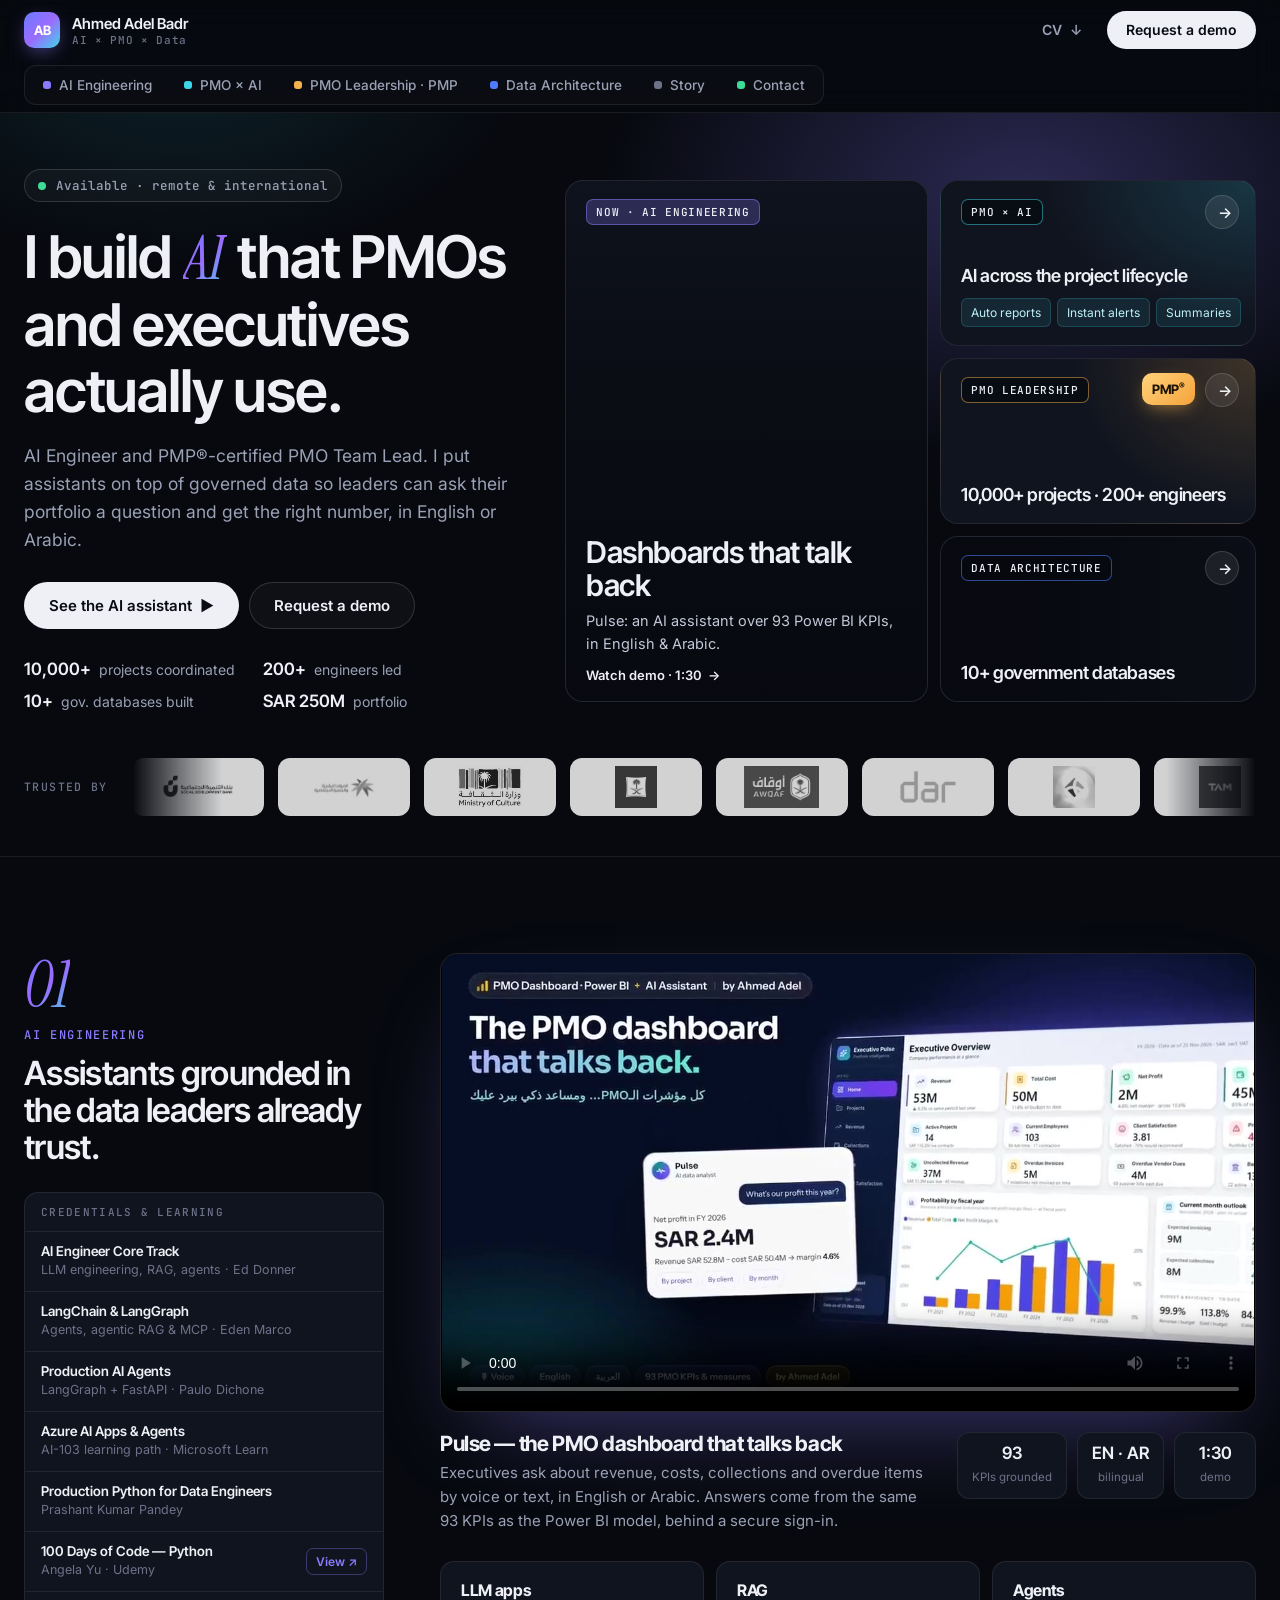
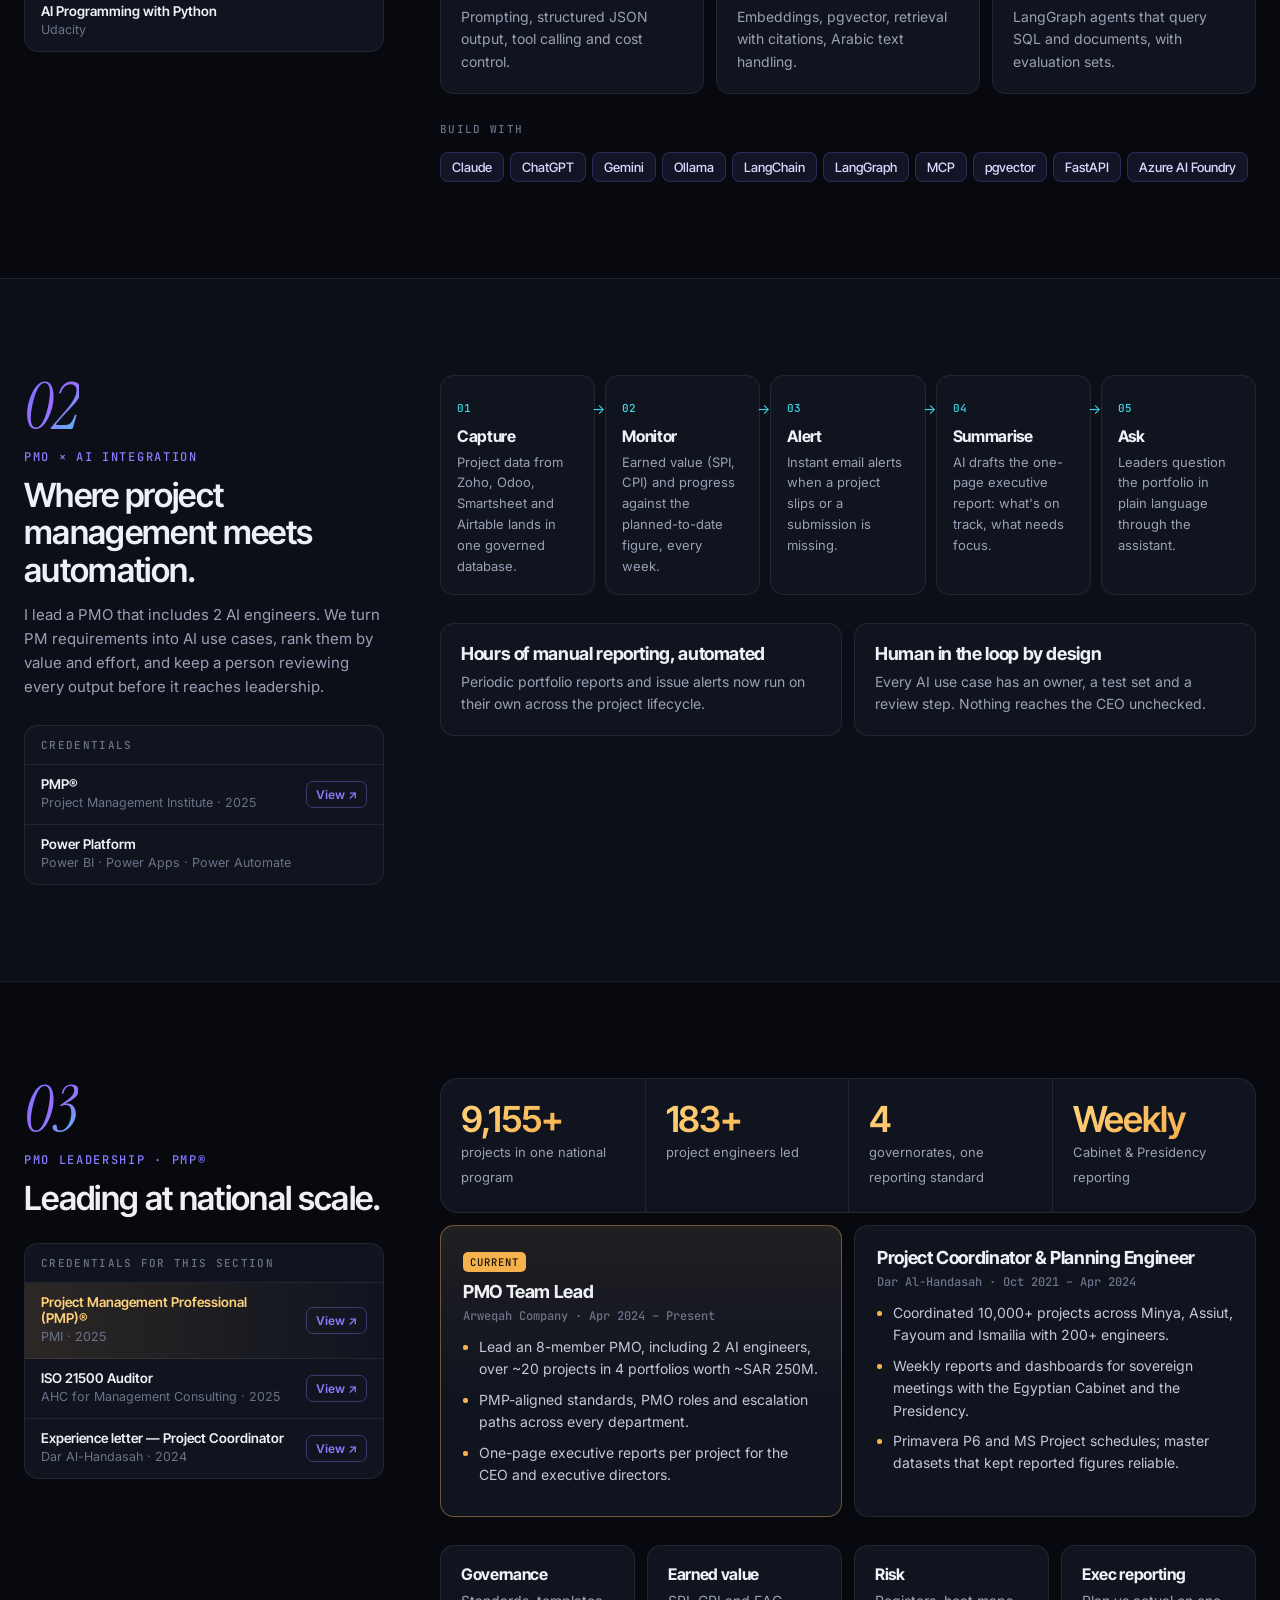
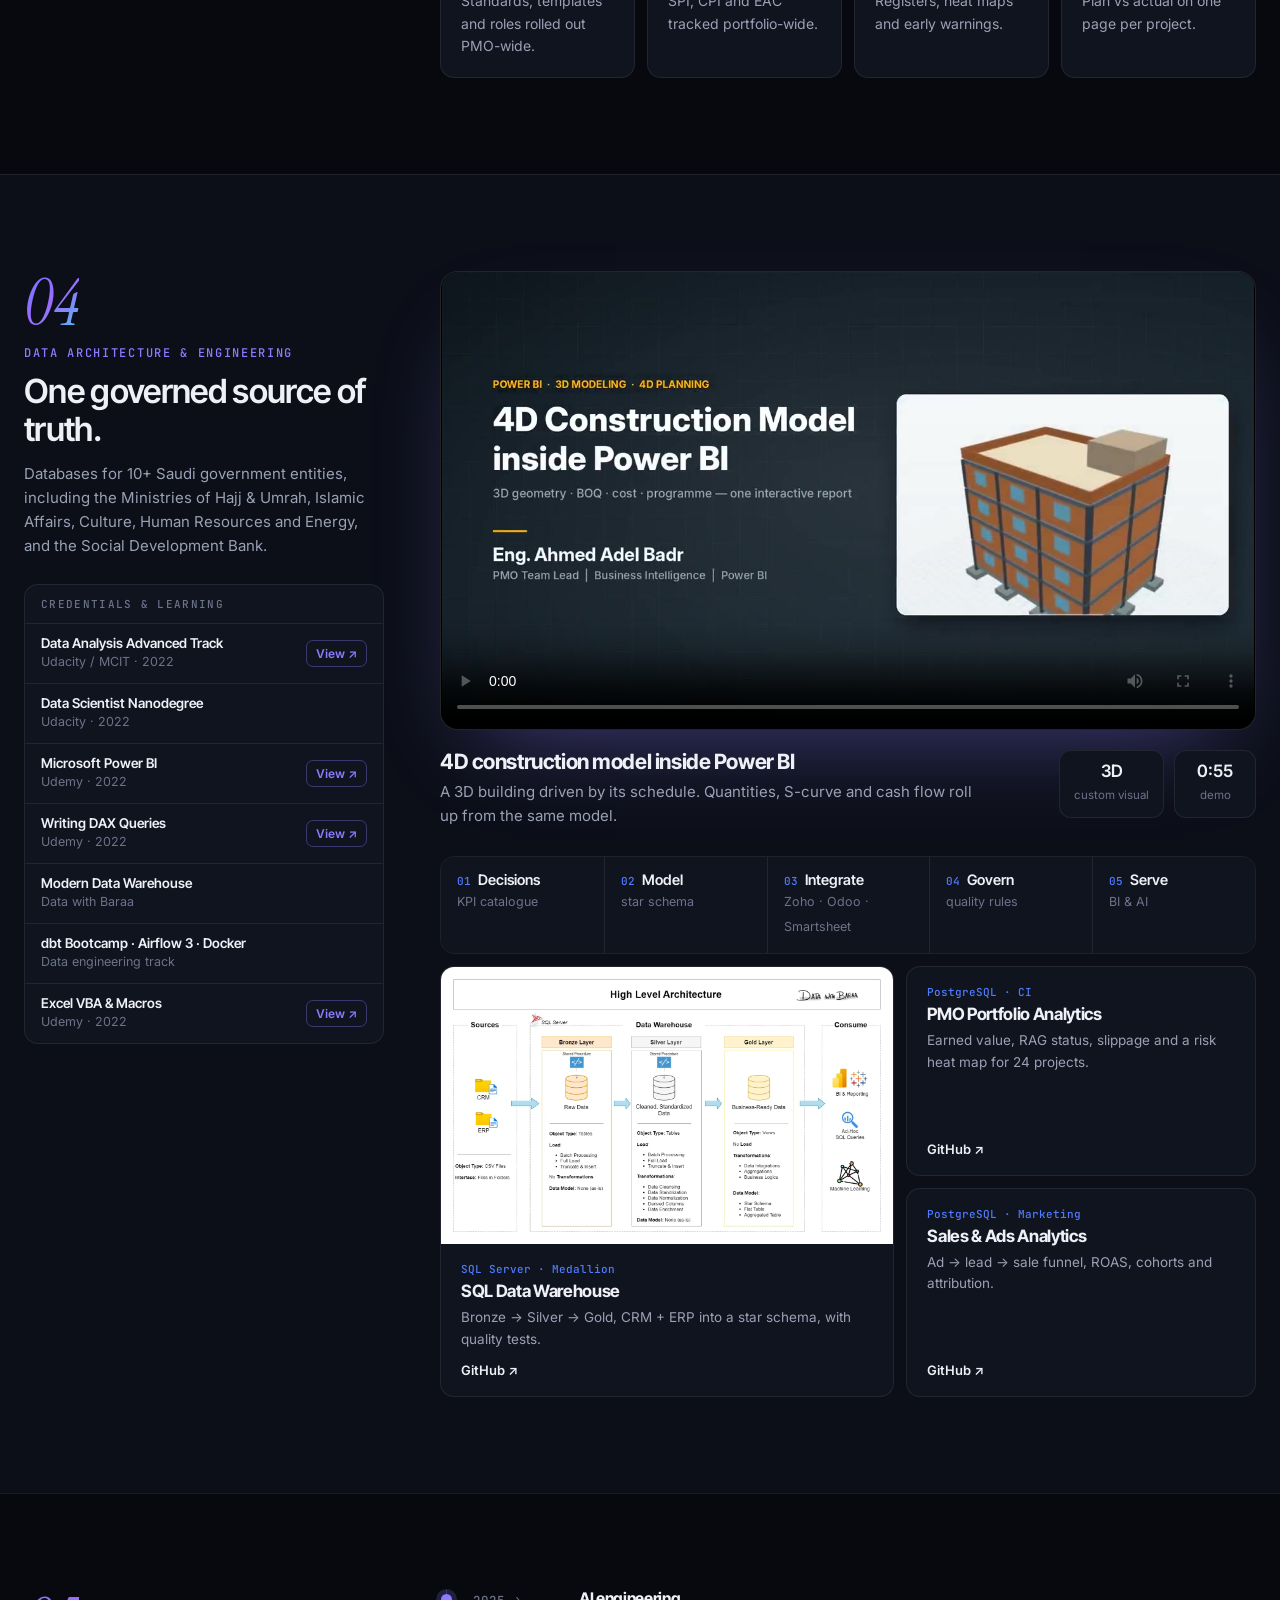
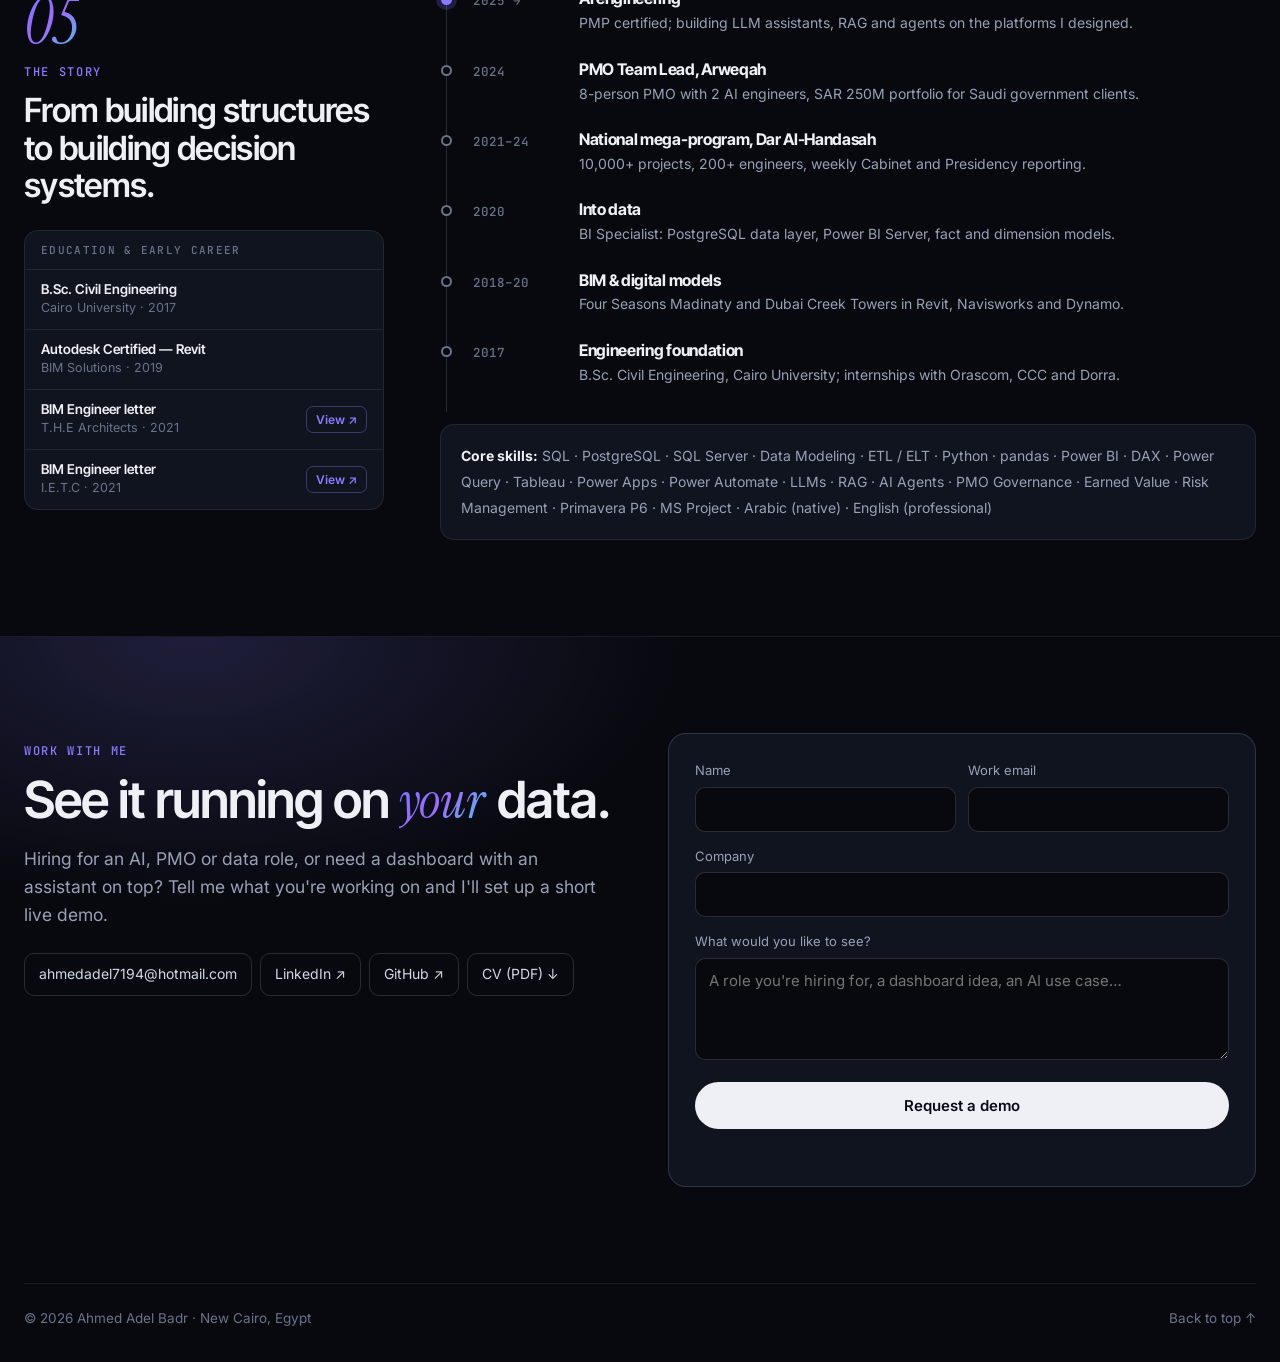
<file: index.html>
<!DOCTYPE html>
<html lang="en">
<head>
<meta charset="UTF-8">
<meta name="viewport" content="width=device-width, initial-scale=1">
<title>Ahmed Adel Badr | AI Engineering × PMO Leadership × Data Architecture</title>
<meta name="description" content="Ahmed Adel Badr — AI engineer and PMP-certified PMO Team Lead. Builds AI assistants on governed data, led 200+ engineers on a 10,000+ project national program, and designed databases for 10+ Saudi government entities.">
<meta name="author" content="Ahmed Adel Badr">
<link rel="canonical" href="https://ahmedadelbadr.github.io/Portofolio/">
<meta property="og:type" content="profile">
<meta property="og:title" content="Ahmed Adel Badr — AI × PMO × Data">
<meta property="og:description" content="AI assistants on governed data, PMO leadership at national scale, and the data architecture underneath.">
<meta property="og:image" content="https://ahmedadelbadr.github.io/Portofolio/assets/img/og-cover.jpg">
<meta name="twitter:card" content="summary_large_image">
<meta name="theme-color" content="#07090f">
<link rel="preconnect" href="https://fonts.googleapis.com">
<link rel="preconnect" href="https://fonts.gstatic.com" crossorigin>
<link href="https://fonts.googleapis.com/css2?family=Inter:wght@400;500;600&family=Inter+Tight:wght@500;600;700&family=Instrument+Serif:ital@1&family=JetBrains+Mono:wght@400;500&display=swap" rel="stylesheet">
<link rel="stylesheet" href="assets/css/style.css">
<script type="application/ld+json">
{
  "@context": "https://schema.org",
  "@type": "Person",
  "name": "Ahmed Adel Badr",
  "jobTitle": "AI Engineer · PMO Team Lead · Data Architect",
  "url": "https://ahmedadelbadr.github.io/Portofolio/",
  "email": "mailto:ahmedadel7194@hotmail.com",
  "address": {"@type": "PostalAddress", "addressLocality": "New Cairo", "addressCountry": "EG"},
  "worksFor": {"@type": "Organization", "name": "Arweqah Company"},
  "alumniOf": {"@type": "CollegeOrUniversity", "name": "Cairo University"},
  "hasCredential": [{"@type": "EducationalOccupationalCredential", "name": "Project Management Professional (PMP)", "recognizedBy": {"@type": "Organization", "name": "Project Management Institute"}}],
  "knowsAbout": ["AI Engineering", "Large Language Models", "Retrieval-Augmented Generation", "AI Agents", "PMO Governance", "Project Management", "Earned Value Management", "Data Architecture", "Data Engineering", "SQL", "PostgreSQL", "Power BI", "Python"],
  "sameAs": ["https://www.linkedin.com/in/ahmed-adel-badr/", "https://github.com/AhmedAdelBadr"]
}
</script>
</head>
<body>
<a class="skip" href="#main">Skip to content</a>

<header class="topbar" id="top">
  <div class="bar wrap">
    <a href="#top" class="brand" aria-label="Ahmed Adel Badr, back to top">
      <span class="mark">AB</span>
      <span class="brand-text"><b>Ahmed Adel Badr</b><small>AI × PMO × Data</small></span>
    </a>
    <div class="actions">
      <a class="btn btn-quiet" href="assets/cv/Ahmed_Adel_Badr_CV.pdf" download>CV <span aria-hidden="true">↓</span></a>
      <a class="btn btn-primary" href="#contact">Request a demo</a>
    </div>
  </div>
  <nav class="tabs wrap" aria-label="Sections">
    <ul id="tabs">
      <li><a href="#ai"><span class="ti ti-ai"></span>AI Engineering</a></li>
      <li><a href="#pmo-ai"><span class="ti ti-pa"></span>PMO × AI</a></li>
      <li><a href="#leadership"><span class="ti ti-pm"></span>PMO Leadership · PMP</a></li>
      <li><a href="#data"><span class="ti ti-da"></span>Data Architecture</a></li>
      <li><a href="#story"><span class="ti ti-st"></span>Story</a></li>
      <li><a href="#contact"><span class="ti ti-co"></span>Contact</a></li>
    </ul>
  </nav>
  <div class="progress" aria-hidden="true"><span id="progress"></span></div>
</header>

<main id="main">

<!-- ================= HERO + BENTO ================= -->
<section class="hero">
  <div class="glow" aria-hidden="true"></div>
  <div class="wrap hero-grid">
    <div class="hero-copy">
      <p class="pill"><span class="live"></span>Available · remote &amp; international</p>
      <h1>I build <em>AI</em> that PMOs and executives actually use.</h1>
      <p class="sub">AI Engineer and PMP®-certified PMO Team Lead. I put assistants on top of governed data so leaders can ask their portfolio a question and get the right number, in English or Arabic.</p>
      <div class="cta">
        <a class="btn btn-primary btn-lg" href="#ai">See the AI assistant <span aria-hidden="true">▶</span></a>
        <a class="btn btn-ghost btn-lg" href="#contact">Request a demo</a>
      </div>
      <ul class="proof">
        <li><b>10,000+</b> projects coordinated</li>
        <li><b>200+</b> engineers led</li>
        <li><b>10+</b> gov. databases built</li>
        <li><b>SAR 250M</b> portfolio</li>
      </ul>
    </div>

    <div class="bento" role="list">
      <a class="tile t-ai" href="#ai" role="listitem">
        <video class="tile-bg" src="assets/video/loop-ai.mp4" autoplay muted loop playsinline preload="metadata" aria-hidden="true" tabindex="-1"></video>
        <div class="tile-shade"></div>
        <div class="tile-body">
          <span class="tile-tag">Now · AI Engineering</span>
          <h2>Dashboards that talk back</h2>
          <p>Pulse: an AI assistant over 93 Power BI KPIs, in English &amp; Arabic.</p>
          <span class="go">Watch demo · 1:30 <i aria-hidden="true">→</i></span>
        </div>
      </a>
      <a class="tile t-pa" href="#pmo-ai" role="listitem">
        <div class="tile-body">
          <span class="tile-tag">PMO × AI</span>
          <h2>AI across the project lifecycle</h2>
          <ul class="mini"><li>Auto reports</li><li>Instant alerts</li><li>Summaries</li></ul>
          <span class="go">Explore <i aria-hidden="true">→</i></span>
        </div>
      </a>
      <a class="tile t-pm" href="#leadership" role="listitem">
        <div class="tile-body">
          <span class="tile-tag">PMO Leadership</span>
          <span class="badge-pmp" aria-label="PMP certified">PMP<sup>®</sup></span>
          <h2>10,000+ projects · 200+ engineers</h2>
          <p>Cabinet &amp; Presidency reporting</p>
          <span class="go">Explore <i aria-hidden="true">→</i></span>
        </div>
      </a>
      <a class="tile t-da" href="#data" role="listitem">
        <video class="tile-bg" src="assets/video/loop-4d.mp4" autoplay muted loop playsinline preload="metadata" aria-hidden="true" tabindex="-1"></video>
        <div class="tile-shade"></div>
        <div class="tile-body">
          <span class="tile-tag">Data Architecture</span>
          <h2>10+ government databases</h2>
          <p>SQL · PostgreSQL · Power BI · 4D</p>
          <span class="go">Explore <i aria-hidden="true">→</i></span>
        </div>
      </a>
    </div>
  </div>

  <div class="wrap trust">
    <p>Trusted by</p>
    <div class="marquee" aria-label="Organisations I've built systems for">
      <ul class="logos">
        <li><img src="assets/img/clients/sdb.webp" alt="Social Development Bank"></li>
        <li><img src="assets/img/clients/hrsd.webp" alt="Ministry of Human Resources and Social Development"></li>
        <li><img src="assets/img/clients/moc.webp" alt="Ministry of Culture"></li>
        <li><img src="assets/img/clients/commerce.webp" alt="Ministry of Commerce"></li>
        <li><img src="assets/img/clients/awqaf.webp" alt="AWQAF"></li>
        <li><img src="assets/img/clients/dar-al-handasah.webp" alt="Dar Al-Handasah"></li>
        <li><img src="assets/img/clients/arweqah.webp" alt="Arweqah"></li>
        <li><img src="assets/img/clients/tam.webp" alt="Tam"></li>
      </ul>
    </div>
  </div>
</section>

<!-- ================= 01 AI ENGINEERING ================= -->
<section class="sec" id="ai">
  <div class="wrap sec-grid">
    <aside class="sec-side">
      <span class="sec-no">01</span>
      <p class="eyebrow">AI Engineering</p>
      <h2>Assistants grounded in the data leaders already trust.</h2>
      <div class="creds">
        <p class="creds-title">Credentials &amp; learning</p>
        <ul>
          <li><b>AI Engineer Core Track</b><span>LLM engineering, RAG, agents · Ed Donner</span></li>
          <li><b>LangChain &amp; LangGraph</b><span>Agents, agentic RAG &amp; MCP · Eden Marco</span></li>
          <li><b>Production AI Agents</b><span>LangGraph + FastAPI · Paulo Dichone</span></li>
          <li><b>Azure AI Apps &amp; Agents</b><span>AI-103 learning path · Microsoft Learn</span></li>
          <li><b>Production Python for Data Engineers</b><span>Prashant Kumar Pandey</span></li>
          <li><b>100 Days of Code — Python</b><span>Angela Yu · Udemy</span><a href="https://drive.google.com/file/d/1DxrLf_4NUQDghNANisy9Wuh35IUOfHug/view?usp=sharing" target="_blank" rel="noopener">View ↗</a></li>
          <li><b>AI Programming with Python</b><span>Udacity</span></li>
        </ul>
      </div>
    </aside>
    <div class="sec-main">
      <div class="player">
        <video controls preload="metadata" playsinline poster="assets/video/pmo-ai-assistant-poster.jpg">
          <source src="assets/video/pmo-ai-assistant-demo.mp4" type="video/mp4">
          <a href="assets/video/pmo-ai-assistant-demo.mp4">Download the video</a>.
        </video>
      </div>
      <div class="caption">
        <div>
          <h3>Pulse — the PMO dashboard that talks back</h3>
          <p>Executives ask about revenue, costs, collections and overdue items by voice or text, in English or Arabic. Answers come from the same 93 KPIs as the Power BI model, behind a secure sign-in.</p>
        </div>
        <ul class="kpis">
          <li><b>93</b><span>KPIs grounded</span></li>
          <li><b>EN · AR</b><span>bilingual</span></li>
          <li><b>1:30</b><span>demo</span></li>
        </ul>
      </div>

      <div class="grid3">
        <article class="feat"><h4>LLM apps</h4><p>Prompting, structured JSON output, tool calling and cost control.</p></article>
        <article class="feat"><h4>RAG</h4><p>Embeddings, pgvector, retrieval with citations, Arabic text handling.</p></article>
        <article class="feat"><h4>Agents</h4><p>LangGraph agents that query SQL and documents, with evaluation sets.</p></article>
      </div>

      <div class="stack">
        <p>Build with</p>
        <ul><li>Claude</li><li>ChatGPT</li><li>Gemini</li><li>Ollama</li><li>LangChain</li><li>LangGraph</li><li>MCP</li><li>pgvector</li><li>FastAPI</li><li>Azure AI Foundry</li></ul>
      </div>
    </div>
  </div>
</section>

<!-- ================= 02 PMO × AI ================= -->
<section class="sec alt" id="pmo-ai">
  <div class="wrap sec-grid">
    <aside class="sec-side">
      <span class="sec-no">02</span>
      <p class="eyebrow">PMO × AI integration</p>
      <h2>Where project management meets automation.</h2>
      <p class="side-text">I lead a PMO that includes 2 AI engineers. We turn PM requirements into AI use cases, rank them by value and effort, and keep a person reviewing every output before it reaches leadership.</p>
      <div class="creds">
        <p class="creds-title">Credentials</p>
        <ul>
          <li><b>PMP®</b><span>Project Management Institute · 2025</span><a href="https://drive.google.com/file/d/1sctywcb_eWgwLuayeytK_qo51sxbiGKT/view?usp=sharing" target="_blank" rel="noopener">View ↗</a></li>
          <li><b>Power Platform</b><span>Power BI · Power Apps · Power Automate</span></li>
        </ul>
      </div>
    </aside>
    <div class="sec-main">
      <ol class="pipeline">
        <li><span>01</span><h4>Capture</h4><p>Project data from Zoho, Odoo, Smartsheet and Airtable lands in one governed database.</p></li>
        <li><span>02</span><h4>Monitor</h4><p>Earned value (SPI, CPI) and progress against the planned-to-date figure, every week.</p></li>
        <li><span>03</span><h4>Alert</h4><p>Instant email alerts when a project slips or a submission is missing.</p></li>
        <li><span>04</span><h4>Summarise</h4><p>AI drafts the one-page executive report: what's on track, what needs focus.</p></li>
        <li><span>05</span><h4>Ask</h4><p>Leaders question the portfolio in plain language through the assistant.</p></li>
      </ol>
      <div class="grid2">
        <article class="feat big"><h4>Hours of manual reporting, automated</h4><p>Periodic portfolio reports and issue alerts now run on their own across the project lifecycle.</p></article>
        <article class="feat big"><h4>Human in the loop by design</h4><p>Every AI use case has an owner, a test set and a review step. Nothing reaches the CEO unchecked.</p></article>
      </div>
    </div>
  </div>
</section>

<!-- ================= 03 LEADERSHIP · PMP ================= -->
<section class="sec" id="leadership">
  <div class="wrap sec-grid">
    <aside class="sec-side">
      <span class="sec-no">03</span>
      <p class="eyebrow">PMO Leadership · PMP®</p>
      <h2>Leading at national scale.</h2>
      <div class="creds">
        <p class="creds-title">Credentials for this section</p>
        <ul>
          <li class="hl"><b>Project Management Professional (PMP)®</b><span>PMI · 2025</span><a href="https://drive.google.com/file/d/1sctywcb_eWgwLuayeytK_qo51sxbiGKT/view?usp=sharing" target="_blank" rel="noopener">View ↗</a></li>
          <li><b>ISO 21500 Auditor</b><span>AHC for Management Consulting · 2025</span><a href="https://drive.google.com/file/d/1mkUCLKhJdVE5GNy3GKUCkLPYvv0y7A4N/view?usp=sharing" target="_blank" rel="noopener">View ↗</a></li>
          <li><b>Experience letter — Project Coordinator</b><span>Dar Al-Handasah · 2024</span><a href="https://drive.google.com/file/d/1q_RT0Qz3ew5uecpxc_AmKlcT4p2NB-rT/view?usp=sharing" target="_blank" rel="noopener">View ↗</a></li>
        </ul>
      </div>
    </aside>
    <div class="sec-main">
      <div class="bignums">
        <div><b data-count="10000" data-suffix="+">10,000+</b><span>projects in one national program</span></div>
        <div><b data-count="200" data-suffix="+">200+</b><span>project engineers led</span></div>
        <div><b>4</b><span>governorates, one reporting standard</span></div>
        <div><b>Weekly</b><span>Cabinet &amp; Presidency reporting</span></div>
      </div>

      <div class="roles">
        <article class="role current">
          <header><span class="now-tag">Current</span><h3>PMO Team Lead</h3><p>Arweqah Company · Apr 2024 – Present</p></header>
          <ul>
            <li>Lead an 8-member PMO, including 2 AI engineers, over ~20 projects in 4 portfolios worth ~SAR 250M.</li>
            <li>PMP-aligned standards, PMO roles and escalation paths across every department.</li>
            <li>One-page executive reports per project for the CEO and executive directors.</li>
          </ul>
        </article>
        <article class="role">
          <header><h3>Project Coordinator &amp; Planning Engineer</h3><p>Dar Al-Handasah · Oct 2021 – Apr 2024</p></header>
          <ul>
            <li>Coordinated 10,000+ projects across Minya, Assiut, Fayoum and Ismailia with 200+ engineers.</li>
            <li>Weekly reports and dashboards for sovereign meetings with the Egyptian Cabinet and the Presidency.</li>
            <li>Primavera P6 and MS Project schedules; master datasets that kept reported figures reliable.</li>
          </ul>
        </article>
      </div>

      <div class="grid4">
        <article class="feat"><h4>Governance</h4><p>Standards, templates and roles rolled out PMO-wide.</p></article>
        <article class="feat"><h4>Earned value</h4><p>SPI, CPI and EAC tracked portfolio-wide.</p></article>
        <article class="feat"><h4>Risk</h4><p>Registers, heat maps and early warnings.</p></article>
        <article class="feat"><h4>Exec reporting</h4><p>Plan vs actual on one page per project.</p></article>
      </div>
    </div>
  </div>
</section>

<!-- ================= 04 DATA ================= -->
<section class="sec alt" id="data">
  <div class="wrap sec-grid">
    <aside class="sec-side">
      <span class="sec-no">04</span>
      <p class="eyebrow">Data Architecture &amp; Engineering</p>
      <h2>One governed source of truth.</h2>
      <p class="side-text">Databases for 10+ Saudi government entities, including the Ministries of Hajj &amp; Umrah, Islamic Affairs, Culture, Human Resources and Energy, and the Social Development Bank.</p>
      <div class="creds">
        <p class="creds-title">Credentials &amp; learning</p>
        <ul>
          <li><b>Data Analysis Advanced Track</b><span>Udacity / MCIT · 2022</span><a href="https://drive.google.com/file/d/1HhlE8MQedfd1g0PwTkxcpyvZm_gVTshv/view?usp=sharing" target="_blank" rel="noopener">View ↗</a></li>
          <li><b>Data Scientist Nanodegree</b><span>Udacity · 2022</span></li>
          <li><b>Microsoft Power BI</b><span>Udemy · 2022</span><a href="https://drive.google.com/file/d/18qf0cMaZzWit_6Pd91sOWEHYhTavwuvs/view?usp=sharing" target="_blank" rel="noopener">View ↗</a></li>
          <li><b>Writing DAX Queries</b><span>Udemy · 2022</span><a href="https://drive.google.com/file/d/1dgZh7iW61e2ke4iGRj784fLTpm-I9WN4/view?usp=sharing" target="_blank" rel="noopener">View ↗</a></li>
          <li><b>Modern Data Warehouse</b><span>Data with Baraa</span></li>
          <li><b>dbt Bootcamp · Airflow 3 · Docker</b><span>Data engineering track</span></li>
          <li><b>Excel VBA &amp; Macros</b><span>Udemy · 2022</span><a href="https://drive.google.com/file/d/1crOkd06WN0qsF22DEuTwNb7ICwt86E0z/view?usp=sharing" target="_blank" rel="noopener">View ↗</a></li>
        </ul>
      </div>
    </aside>
    <div class="sec-main">
      <div class="player">
        <video controls preload="metadata" playsinline poster="assets/video/powerbi-4d-poster.jpg">
          <source src="assets/video/powerbi-4d-demo.mp4" type="video/mp4">
          <a href="assets/video/powerbi-4d-demo.mp4">Download the video</a>.
        </video>
      </div>
      <div class="caption">
        <div>
          <h3>4D construction model inside Power BI</h3>
          <p>A 3D building driven by its schedule. Quantities, S-curve and cash flow roll up from the same model.</p>
        </div>
        <ul class="kpis"><li><b>3D</b><span>custom visual</span></li><li><b>0:55</b><span>demo</span></li></ul>
      </div>

      <ol class="steps">
        <li><b>Decisions</b><span>KPI catalogue</span></li>
        <li><b>Model</b><span>star schema</span></li>
        <li><b>Integrate</b><span>Zoho · Odoo · Smartsheet</span></li>
        <li><b>Govern</b><span>quality rules</span></li>
        <li><b>Serve</b><span>BI &amp; AI</span></li>
      </ol>

      <div class="projects">
        <a class="proj" href="https://github.com/AhmedAdelBadr/sql-data-warehouse-project" target="_blank" rel="noopener">
          <img src="assets/img/work/data_architecture.webp" alt="Medallion data warehouse architecture" loading="lazy">
          <div><span class="ptag">SQL Server · Medallion</span><h4>SQL Data Warehouse</h4><p>Bronze → Silver → Gold, CRM + ERP into a star schema, with quality tests.</p><i>GitHub ↗</i></div>
        </a>
        <a class="proj" href="https://github.com/AhmedAdelBadr/pmo-portfolio-sql-analytics" target="_blank" rel="noopener">
          <div><span class="ptag">PostgreSQL · CI</span><h4>PMO Portfolio Analytics</h4><p>Earned value, RAG status, slippage and a risk heat map for 24 projects.</p><i>GitHub ↗</i></div>
        </a>
        <a class="proj" href="https://github.com/AhmedAdelBadr/real-estate-sales-sql-analytics" target="_blank" rel="noopener">
          <div><span class="ptag">PostgreSQL · Marketing</span><h4>Sales &amp; Ads Analytics</h4><p>Ad → lead → sale funnel, ROAS, cohorts and attribution.</p><i>GitHub ↗</i></div>
        </a>
      </div>
    </div>
  </div>
</section>

<!-- ================= 05 STORY ================= -->
<section class="sec" id="story">
  <div class="wrap sec-grid">
    <aside class="sec-side">
      <span class="sec-no">05</span>
      <p class="eyebrow">The story</p>
      <h2>From building structures to building decision systems.</h2>
      <div class="creds">
        <p class="creds-title">Education &amp; early career</p>
        <ul>
          <li><b>B.Sc. Civil Engineering</b><span>Cairo University · 2017</span></li>
          <li><b>Autodesk Certified — Revit</b><span>BIM Solutions · 2019</span></li>
          <li><b>BIM Engineer letter</b><span>T.H.E Architects · 2021</span><a href="https://drive.google.com/file/d/1VIQJcinmhT4oHyBzd0Bh82EneCXpod-M/view?usp=sharing" target="_blank" rel="noopener">View ↗</a></li>
          <li><b>BIM Engineer letter</b><span>I.E.T.C · 2021</span><a href="https://drive.google.com/file/d/10oY9zV9QPcR0SZ7INl4sjQRac6u0h0Es/view?usp=sharing" target="_blank" rel="noopener">View ↗</a></li>
        </ul>
      </div>
    </aside>
    <div class="sec-main">
      <ol class="timeline">
        <li class="now"><span class="yr">2025 →</span><div><h4>AI engineering</h4><p>PMP certified; building LLM assistants, RAG and agents on the platforms I designed.</p></div></li>
        <li><span class="yr">2024</span><div><h4>PMO Team Lead, Arweqah</h4><p>8-person PMO with 2 AI engineers, SAR 250M portfolio for Saudi government clients.</p></div></li>
        <li><span class="yr">2021–24</span><div><h4>National mega-program, Dar Al-Handasah</h4><p>10,000+ projects, 200+ engineers, weekly Cabinet and Presidency reporting.</p></div></li>
        <li><span class="yr">2020</span><div><h4>Into data</h4><p>BI Specialist: PostgreSQL data layer, Power BI Server, fact and dimension models.</p></div></li>
        <li><span class="yr">2018–20</span><div><h4>BIM &amp; digital models</h4><p>Four Seasons Madinaty and Dubai Creek Towers in Revit, Navisworks and Dynamo.</p></div></li>
        <li><span class="yr">2017</span><div><h4>Engineering foundation</h4><p>B.Sc. Civil Engineering, Cairo University; internships with Orascom, CCC and Dorra.</p></div></li>
      </ol>
      <p class="skills"><b>Core skills:</b> SQL · PostgreSQL · SQL Server · Data Modeling · ETL / ELT · Python · pandas · Power BI · DAX · Power Query · Tableau · Power Apps · Power Automate · LLMs · RAG · AI Agents · PMO Governance · Earned Value · Risk Management · Primavera P6 · MS Project · Arabic (native) · English (professional)</p>
    </div>
  </div>
</section>

<!-- ================= CONTACT ================= -->
<section class="contact" id="contact">
  <div class="wrap contact-grid">
    <div>
      <p class="eyebrow">Work with me</p>
      <h2>See it running on <em>your</em> data.</h2>
      <p class="sub">Hiring for an AI, PMO or data role, or need a dashboard with an assistant on top? Tell me what you're working on and I'll set up a short live demo.</p>
      <ul class="links">
        <li><a href="mailto:ahmedadel7194@hotmail.com">ahmedadel7194@hotmail.com</a></li>
        <li><a href="https://www.linkedin.com/in/ahmed-adel-badr/" target="_blank" rel="noopener">LinkedIn ↗</a></li>
        <li><a href="https://github.com/AhmedAdelBadr" target="_blank" rel="noopener">GitHub ↗</a></li>
        <li><a href="assets/cv/Ahmed_Adel_Badr_CV.pdf" download>CV (PDF) ↓</a></li>
      </ul>
    </div>
    <form class="form" id="demo-form" novalidate>
      <div class="row2">
        <div class="field"><label for="f-name">Name</label><input id="f-name" name="name" type="text" autocomplete="name" required></div>
        <div class="field"><label for="f-email">Work email</label><input id="f-email" name="email" type="email" autocomplete="email" required></div>
      </div>
      <div class="field"><label for="f-company">Company</label><input id="f-company" name="company" type="text" autocomplete="organization"></div>
      <div class="field"><label for="f-message">What would you like to see?</label><textarea id="f-message" name="message" rows="4" placeholder="A role you're hiring for, a dashboard idea, an AI use case…"></textarea></div>
      <button type="submit" class="btn btn-primary btn-lg btn-block">Request a demo</button>
      <p class="form-status" id="form-status" role="status" aria-live="polite"></p>
    </form>
  </div>
</section>

</main>

<footer class="footer wrap">
  <p>© <span id="year">2026</span> Ahmed Adel Badr · New Cairo, Egypt</p>
  <a href="#top">Back to top ↑</a>
</footer>

<script src="assets/js/main.js"></script>
</body>
</html>
</file>
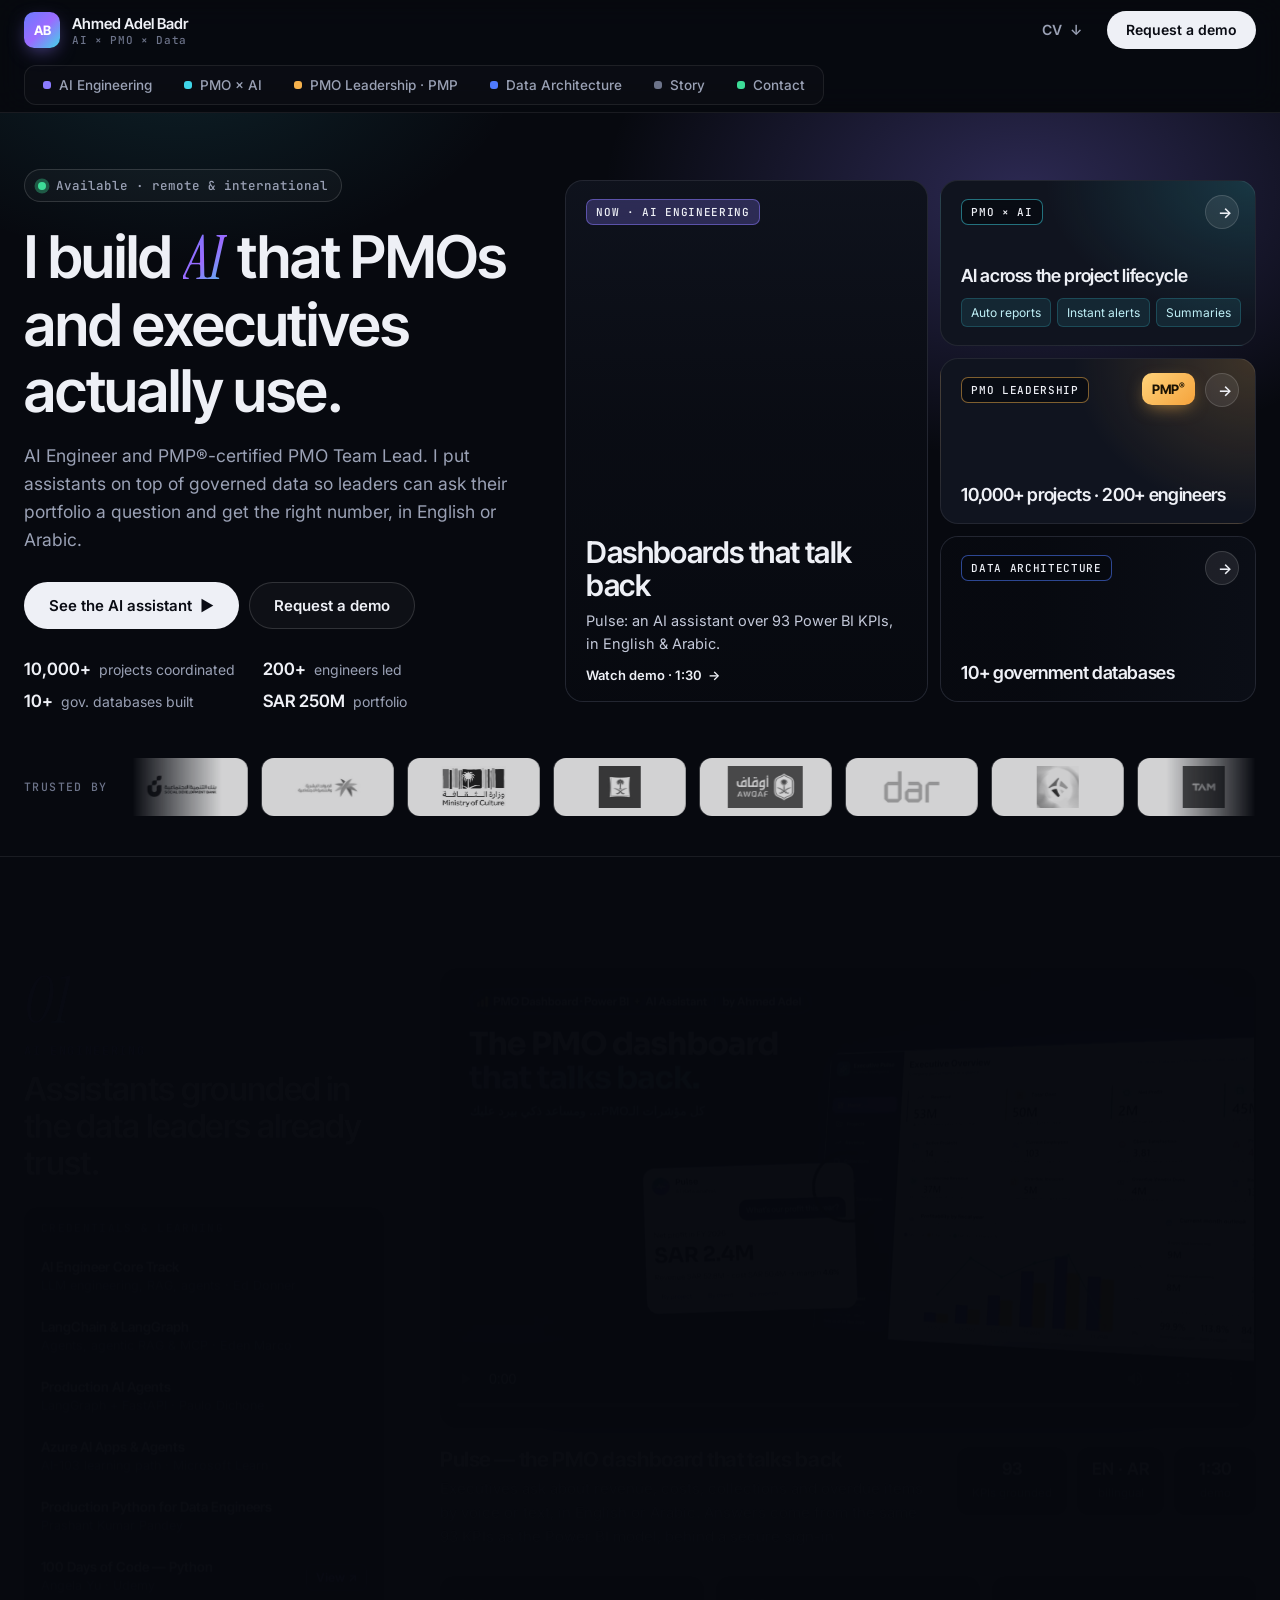
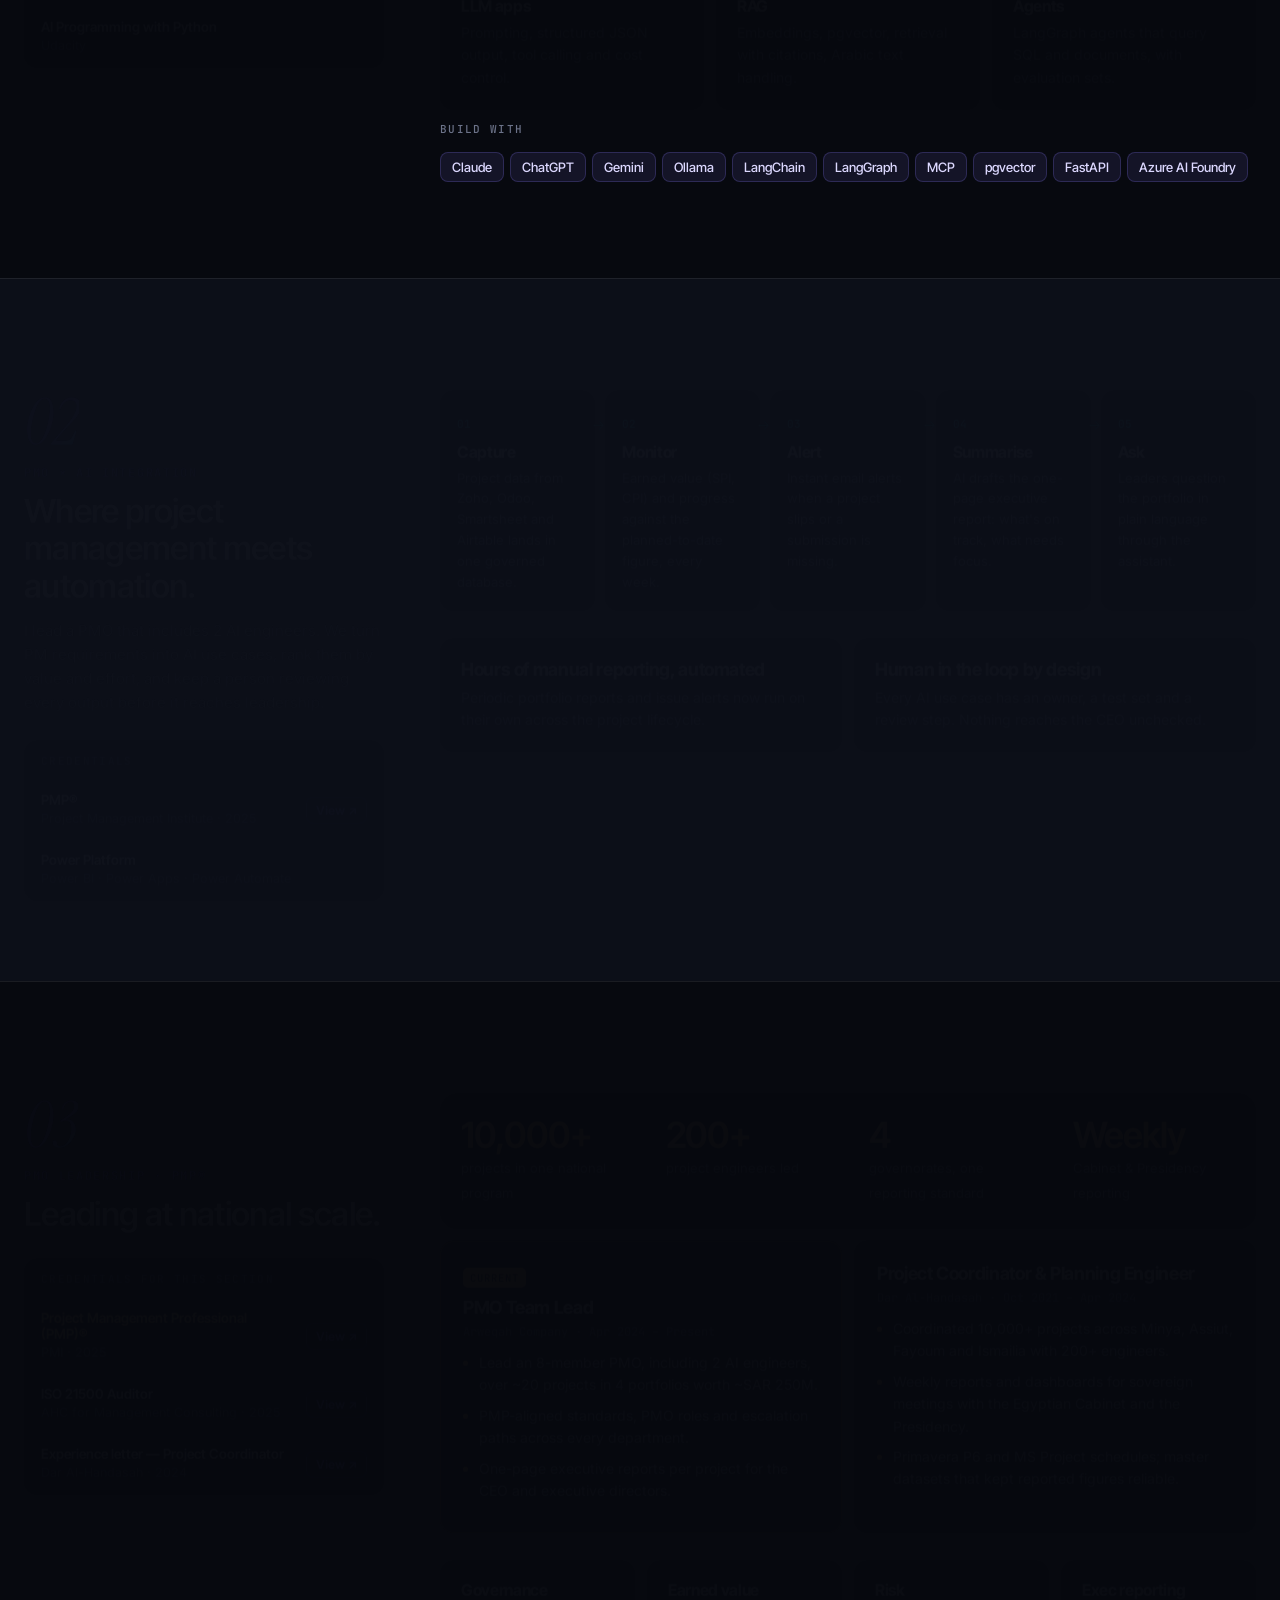
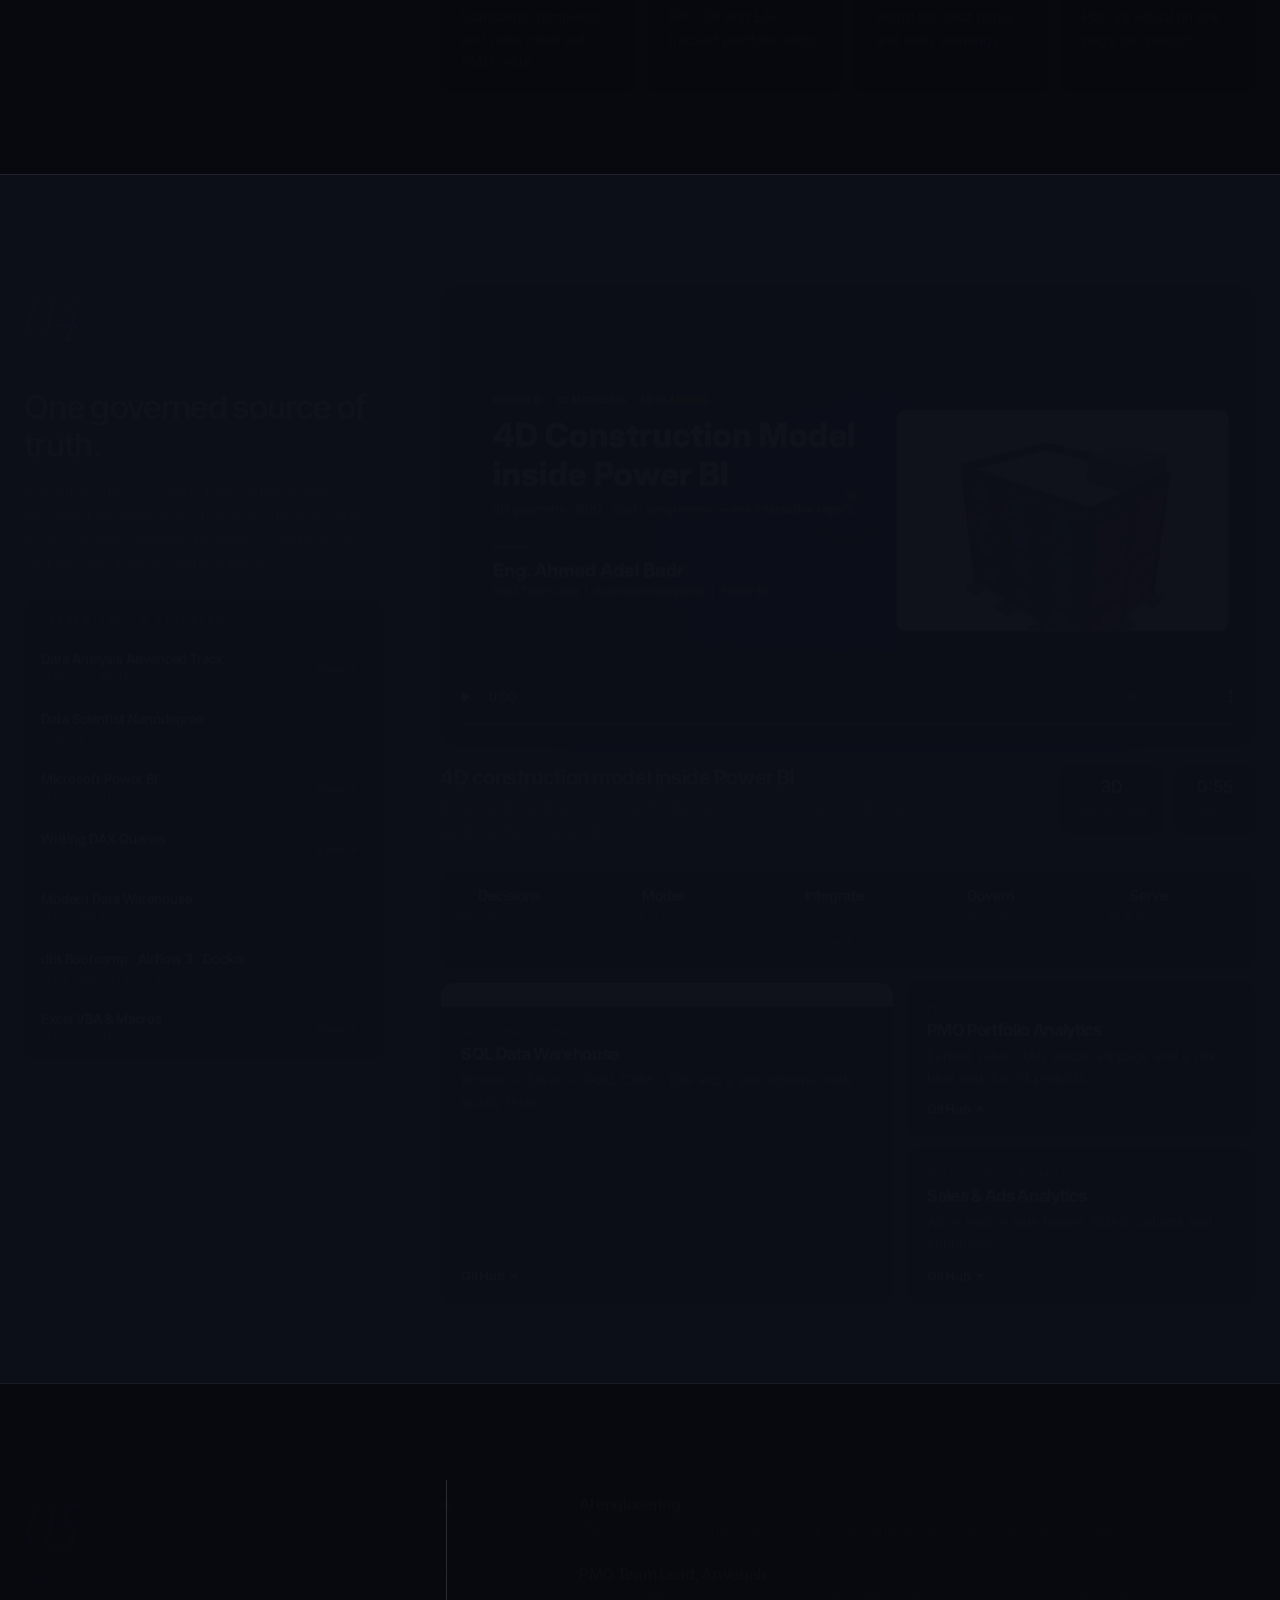
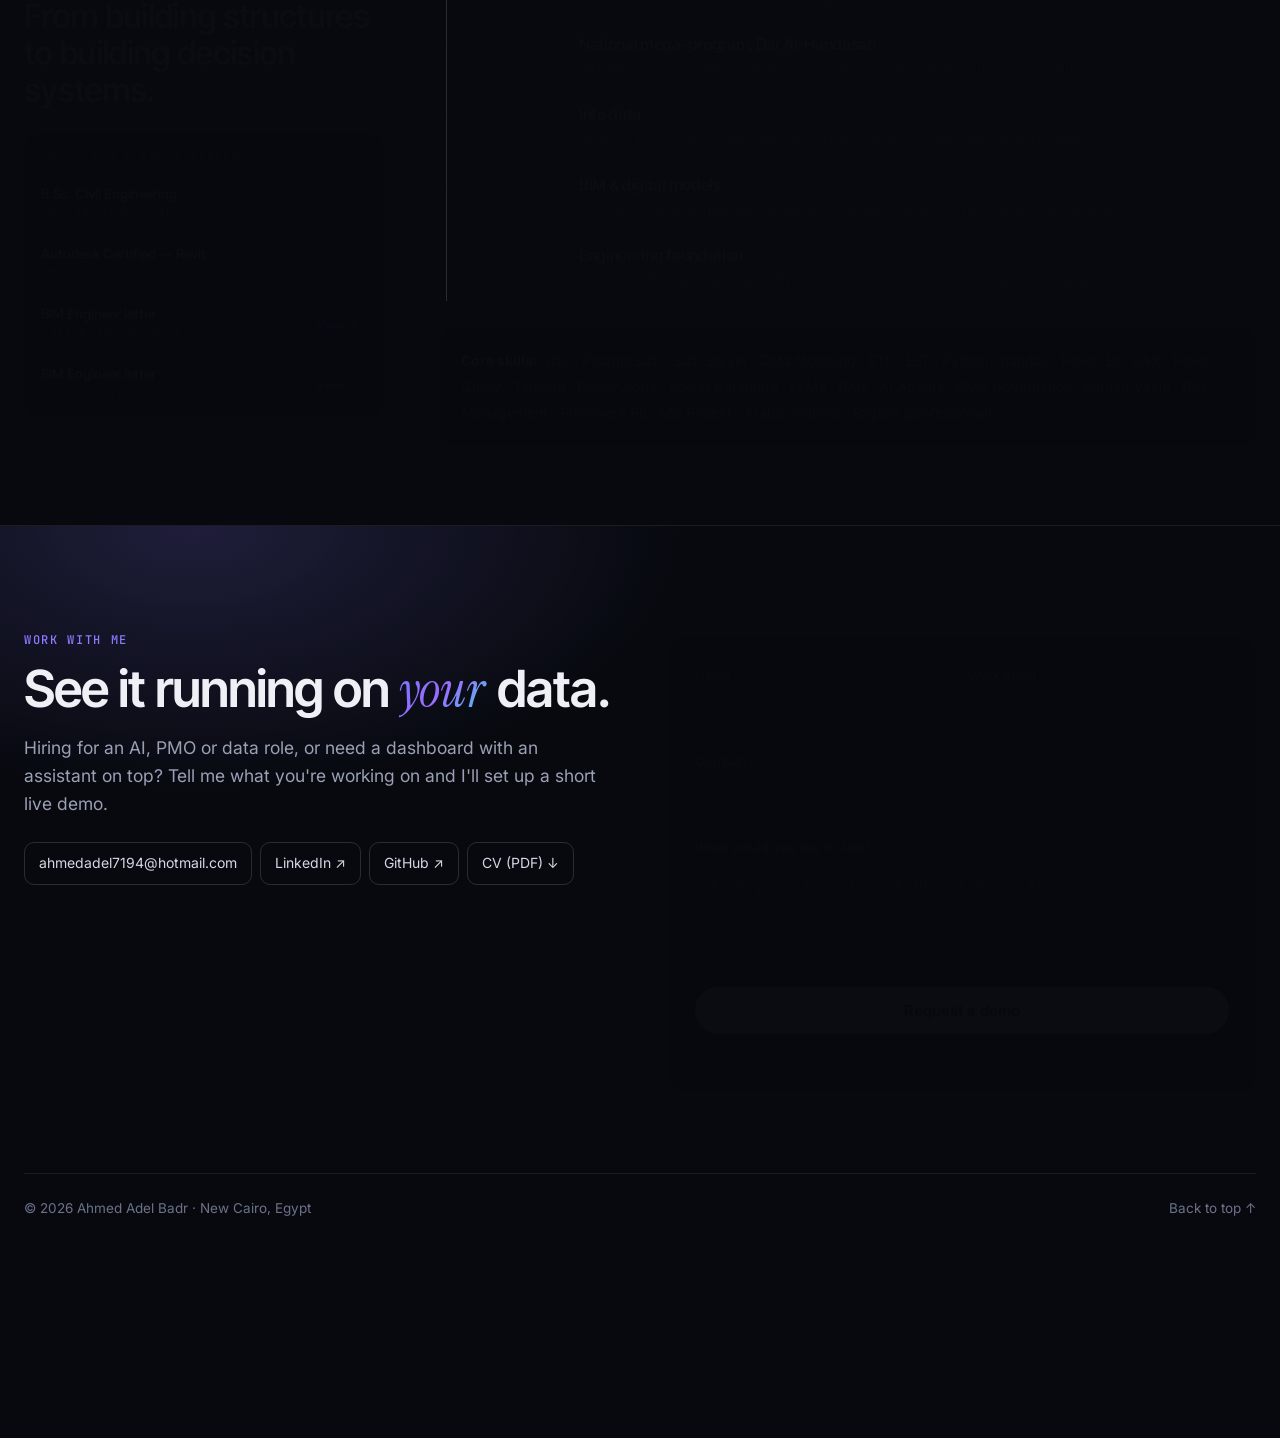
<file: v2/index.html>
<!DOCTYPE html>
<html lang="en"><head><meta charset="UTF-8"><title>Ahmed Adel Badr</title>
<link rel="canonical" href="https://ahmedadelbadr.github.io/Portofolio/">
<meta http-equiv="refresh" content="0; url=../"></head>
<body><a href="../">Continue to the portfolio</a></body></html>
</file>
<file: assets/css/style.css>
:root {
  --bg: #07090f;
  --bg-2: #0c0f18;
  --panel: #10141f;
  --panel-2: #151a28;
  --line: rgba(255,255,255,.08);
  --line-2: rgba(255,255,255,.14);
  --text: #eef0f6;
  --muted: #9aa1b5;
  --dim: #6c7389;
  --violet: #8b7bff;
  --blue: #4f7bff;
  --cyan: #3fd5e8;
  --green: #3ddc97;
  --amber: #f5b14c;
  --grad: linear-gradient(135deg, #6a7bff 0%, #9b6bff 50%, #3fd5e8 100%);
  --r: 18px;
  --wrap: 1240px;
  --nav-h: 112px;
  --f-d: "Inter Tight", "Inter", system-ui, sans-serif;
  --f-b: "Inter", system-ui, -apple-system, "Segoe UI", sans-serif;
  --f-s: "Instrument Serif", Georgia, serif;
  --f-m: "JetBrains Mono", ui-monospace, monospace;
}
*, *::before, *::after { box-sizing: border-box; }
html { scroll-behavior: smooth; scroll-padding-top: calc(var(--nav-h) + 8px); background: var(--bg); }
body { margin: 0; font: 16px/1.6 var(--f-b); color: var(--text); background: var(--bg); -webkit-font-smoothing: antialiased; }
img, video { display: block; max-width: 100%; }
a { color: inherit; text-decoration: none; }
ul, ol { list-style: none; margin: 0; padding: 0; }
h1, h2, h3, h4 { margin: 0; font-family: var(--f-d); letter-spacing: -.02em; line-height: 1.12; }
p { margin: 0; }
em { font-family: var(--f-s); font-style: italic; font-weight: 400; letter-spacing: 0; background: var(--grad); -webkit-background-clip: text; background-clip: text; color: transparent; padding-right: .05em; }
.wrap { width: min(var(--wrap), 100% - 48px); margin-inline: auto; }
.skip { position: absolute; left: -999px; }
.skip:focus { left: 12px; top: 12px; z-index: 99; background: #fff; color: #000; padding: 8px 12px; border-radius: 8px; }
:focus-visible { outline: 2px solid var(--violet); outline-offset: 3px; border-radius: 6px; }

/* ---------- buttons ---------- */
.btn { display: inline-flex; align-items: center; justify-content: center; gap: 8px; font: 600 14px/1 var(--f-b); padding: 11px 18px; border-radius: 999px; border: 1px solid transparent; transition: transform .15s, background .2s, border-color .2s, box-shadow .2s; cursor: pointer; white-space: nowrap; }
.btn:hover { transform: translateY(-1px); }
.btn-lg { padding: 15px 24px; font-size: 15px; }
.btn-block { width: 100%; }
.btn-primary { background: var(--text); color: #0a0c14; }
.btn-primary:hover { box-shadow: 0 0 0 4px rgba(139,123,255,.25), 0 10px 30px -10px rgba(139,123,255,.6); }
.btn-ghost { border-color: var(--line-2); color: var(--text); background: rgba(255,255,255,.03); }
.btn-ghost:hover { border-color: var(--violet); }
.btn-quiet { color: var(--muted); }
.btn-quiet:hover { color: var(--text); }

/* ---------- top bar + tabs ---------- */
.topbar { position: sticky; top: 0; z-index: 50; background: rgba(7,9,15,.78); backdrop-filter: saturate(170%) blur(16px); border-bottom: 1px solid var(--line); }
.bar { display: flex; align-items: center; justify-content: space-between; height: 60px; }
.brand { display: flex; align-items: center; gap: 12px; }
.mark { width: 36px; height: 36px; border-radius: 10px; display: grid; place-items: center; background: var(--grad); color: #fff; font: 700 13px var(--f-d); box-shadow: 0 6px 20px -6px rgba(139,123,255,.7); }
.brand-text { display: flex; flex-direction: column; line-height: 1.15; }
.brand-text b { font: 600 15px var(--f-d); }
.brand-text small { font: 500 11px var(--f-m); color: var(--dim); letter-spacing: .06em; }
.actions { display: flex; gap: 6px; align-items: center; }

.tabs { height: 50px; display: flex; align-items: center; }
.tabs ul { display: flex; gap: 4px; overflow-x: auto; scrollbar-width: none; padding: 4px; border: 1px solid var(--line); border-radius: 12px; background: rgba(255,255,255,.02); position: relative; }
.tabs ul::-webkit-scrollbar { display: none; }
.tabs a { display: flex; align-items: center; gap: 8px; padding: 7px 14px; border-radius: 9px; font: 500 13.5px var(--f-b); color: var(--muted); white-space: nowrap; transition: color .2s, background .2s; }
.tabs a:hover { color: var(--text); background: rgba(255,255,255,.04); }
.tabs a.active { color: var(--text); background: var(--panel-2); box-shadow: inset 0 0 0 1px var(--line-2); }
.ti { width: 8px; height: 8px; border-radius: 3px; flex: none; }
.ti-ai { background: var(--violet); } .ti-pa { background: var(--cyan); } .ti-pm { background: var(--amber); }
.ti-da { background: var(--blue); } .ti-st { background: var(--dim); } .ti-co { background: var(--green); }
.progress { height: 2px; background: transparent; }
.progress span { display: block; height: 100%; width: 0; background: var(--grad); transition: width .1s linear; }

/* ---------- hero ---------- */
.hero { position: relative; overflow: hidden; padding: 56px 0 40px; }
.glow { position: absolute; inset: -20% -10% auto; height: 760px; background:
  radial-gradient(600px 380px at 75% 30%, rgba(139,123,255,.28), transparent 70%),
  radial-gradient(500px 320px at 20% 10%, rgba(63,213,232,.12), transparent 70%); pointer-events: none; }
.hero-grid { position: relative; display: grid; grid-template-columns: 5fr 7fr; gap: 48px; align-items: center; }
.pill { display: inline-flex; align-items: center; gap: 10px; font: 500 12.5px var(--f-m); color: var(--muted); padding: 7px 13px; border-radius: 999px; border: 1px solid var(--line-2); background: rgba(255,255,255,.03); }
.live { width: 8px; height: 8px; border-radius: 50%; background: var(--green); box-shadow: 0 0 0 0 rgba(61,220,151,.6); animation: pulse 2s infinite; }
@keyframes pulse { 70% { box-shadow: 0 0 0 8px rgba(61,220,151,0); } 100% { box-shadow: 0 0 0 0 rgba(61,220,151,0); } }
.hero h1 { font-size: clamp(38px, 4.6vw, 62px); font-weight: 600; margin: 22px 0 18px; }
.sub { color: var(--muted); font-size: 17.5px; max-width: 52ch; }
.cta { display: flex; flex-wrap: wrap; gap: 10px; margin: 28px 0 30px; }
.proof { display: grid; grid-template-columns: repeat(2, auto); gap: 10px 28px; justify-content: start; font-size: 14px; color: var(--muted); }
.proof b { font: 600 17px var(--f-d); color: var(--text); margin-right: 4px; }

/* bento */
.bento { display: grid; grid-template-columns: 1.15fr 1fr; grid-template-rows: repeat(3, 166px); gap: 12px; }
.tile { position: relative; overflow: hidden; border-radius: var(--r); background: var(--panel); border: 1px solid var(--line); isolation: isolate; transition: transform .25s, border-color .25s, box-shadow .25s; }
.tile::after { content: ""; position: absolute; inset: 0; border-radius: inherit; padding: 1px; background: var(--grad); -webkit-mask: linear-gradient(#000 0 0) content-box, linear-gradient(#000 0 0); -webkit-mask-composite: xor; mask-composite: exclude; opacity: 0; transition: opacity .25s; pointer-events: none; }
.tile:hover { transform: translateY(-3px); box-shadow: 0 24px 60px -28px rgba(139,123,255,.55); }
.tile:hover::after { opacity: 1; }
.tile-bg { position: absolute; inset: 0; width: 100%; height: 100%; object-fit: cover; z-index: -2; transform: scale(1.02); transition: transform .6s; }
.tile:hover .tile-bg { transform: scale(1.07); }
.tile-shade { position: absolute; inset: 0; z-index: -1; background: linear-gradient(180deg, rgba(7,9,15,.15) 0%, rgba(7,9,15,.7) 45%, rgba(7,9,15,.97) 100%); }
.t-da .tile-shade { background: linear-gradient(90deg, rgba(7,9,15,.96) 30%, rgba(7,9,15,.55) 100%); }
.tile-body { position: absolute; inset: 0; padding: 18px 20px; display: flex; flex-direction: column; justify-content: flex-end; gap: 6px; }
.tile-tag { align-self: flex-start; margin-bottom: auto; font: 500 11px var(--f-m); letter-spacing: .06em; text-transform: uppercase; padding: 5px 9px; border-radius: 7px; background: rgba(7,9,15,.7); border: 1px solid var(--line-2); color: var(--text); backdrop-filter: blur(6px); }
.tile h2 { font-size: 18px; font-weight: 600; }
.tile:not(.t-ai) .go { position: absolute; right: 16px; top: 14px; margin: 0; width: 34px; height: 34px; border-radius: 50%; justify-content: center; background: rgba(255,255,255,.08); border: 1px solid var(--line-2); font-size: 0; }
.tile:not(.t-ai) .go i { font-size: 15px; }
.tile:not(.t-ai):hover .go { background: var(--text); color: #0a0c14; }
.tile:not(.t-ai) .tile-body { padding-right: 20px; }
.tile:not(.t-ai) p { display: none; }
.tile p { font-size: 13.5px; color: #c3c8d8; }
.go { margin-top: 6px; font: 600 13px var(--f-b); color: var(--text); display: inline-flex; align-items: center; gap: 6px; }
.go i { font-style: normal; transition: transform .2s; }
.tile:hover .go i { transform: translateX(4px); }

.t-ai { grid-row: span 3; }
.t-ai h2 { font-size: 30px; }
.t-ai p { font-size: 14.5px; }
.t-ai .tile-tag { background: rgba(139,123,255,.25); border-color: rgba(139,123,255,.5); }
.t-pa { background: radial-gradient(300px 200px at 100% 0, rgba(63,213,232,.18), transparent 70%), var(--panel); }
.t-pa .tile-tag { border-color: rgba(63,213,232,.5); }
.mini { display: flex; flex-wrap: nowrap; gap: 6px; margin-top: 6px; }
.mini li { white-space: nowrap; }
.mini li { font-size: 12px; padding: 4px 9px; border-radius: 6px; background: rgba(63,213,232,.1); color: #bfeff6; border: 1px solid rgba(63,213,232,.2); }
.t-pm { background: radial-gradient(260px 220px at 100% 0, rgba(245,177,76,.2), transparent 70%), var(--panel); }
.t-pm .tile-tag { border-color: rgba(245,177,76,.5); }
.badge-pmp { position: absolute; top: 14px; right: 60px; font: 700 13px var(--f-d); color: #1b1203; background: linear-gradient(135deg, #ffd27a, #f5a33c); padding: 7px 10px; border-radius: 10px; box-shadow: 0 6px 18px -6px rgba(245,177,76,.7); }
.badge-pmp sup { font-size: 9px; }
.t-da .tile-tag { border-color: rgba(79,123,255,.55); }

/* trust */
.trust { margin-top: 44px; display: flex; align-items: center; gap: 24px; }
.trust > p { font: 500 11.5px var(--f-m); letter-spacing: .12em; text-transform: uppercase; color: var(--dim); white-space: nowrap; }
.marquee { overflow: hidden; flex: 1; mask-image: linear-gradient(90deg, transparent, #000 8%, #000 92%, transparent); }
.logos { display: flex; gap: 14px; width: max-content; animation: slide 38s linear infinite; }
.marquee:hover .logos { animation-play-state: paused; }
.logos li { flex: none; width: 132px; height: 58px; border-radius: 12px; background: #fff; display: grid; place-items: center; padding: 8px 14px; opacity: .82; transition: opacity .2s; }
.logos li:hover { opacity: 1; }
.logos img { max-height: 42px; max-width: 100%; object-fit: contain; filter: grayscale(1); transition: filter .2s; }
.logos li:hover img { filter: none; }
@keyframes slide { to { transform: translateX(-50%); } }

/* ---------- sections ---------- */
.sec { padding: 96px 0; border-top: 1px solid var(--line); }
.sec.alt { background: var(--bg-2); }
.sec-grid { display: grid; grid-template-columns: 360px 1fr; gap: 56px; align-items: start; }
.sec-side { position: sticky; top: calc(var(--nav-h) + 24px); }
.sec-no { font: italic 400 64px/1 var(--f-s); background: var(--grad); -webkit-background-clip: text; background-clip: text; color: transparent; }
.eyebrow { font: 500 12px var(--f-m); letter-spacing: .14em; text-transform: uppercase; color: var(--violet); margin: 10px 0 12px; }
.sec-side h2 { font-size: clamp(26px, 2.6vw, 34px); font-weight: 600; }
.side-text { color: var(--muted); margin-top: 14px; font-size: 15px; }

.creds { margin-top: 26px; border: 1px solid var(--line); border-radius: 14px; background: var(--panel); overflow: hidden; }
.creds-title { font: 500 11px var(--f-m); letter-spacing: .12em; text-transform: uppercase; color: var(--dim); padding: 12px 16px; border-bottom: 1px solid var(--line); }
.creds ul { }
.creds li { display: grid; grid-template-columns: 1fr auto; gap: 1px 12px; padding: 11px 16px; border-bottom: 1px solid var(--line); }
.creds li:last-child { border-bottom: 0; }
.creds b { font: 600 13.5px var(--f-d); }
.creds span { grid-column: 1; font-size: 12.5px; color: var(--dim); }
.creds a { grid-column: 2; grid-row: 1 / span 2; align-self: center; font: 600 12px var(--f-b); color: var(--violet); padding: 5px 9px; border-radius: 7px; border: 1px solid rgba(139,123,255,.35); }
.creds a:hover { background: rgba(139,123,255,.12); }
.creds li.hl { background: linear-gradient(90deg, rgba(245,177,76,.12), transparent); }
.creds li.hl b { color: #ffd27a; }

.player { border-radius: var(--r); overflow: hidden; border: 1px solid var(--line-2); background: #000; aspect-ratio: 16 / 9; box-shadow: 0 40px 90px -40px rgba(139,123,255,.45); }
.player video { width: 100%; height: 100%; object-fit: contain; }
.caption { display: flex; justify-content: space-between; gap: 32px; align-items: flex-start; margin-top: 20px; }
.caption h3 { font-size: 21px; margin-bottom: 6px; }
.caption p { color: var(--muted); font-size: 15px; max-width: 60ch; }
.kpis { display: flex; gap: 10px; flex: none; }
.kpis li { text-align: center; padding: 10px 14px; border-radius: 12px; background: var(--panel); border: 1px solid var(--line); min-width: 82px; }
.kpis b { display: block; font: 600 17px var(--f-d); }
.kpis span { font-size: 11.5px; color: var(--dim); }

.grid2, .grid3, .grid4 { display: grid; gap: 12px; margin-top: 28px; }
.grid2 { grid-template-columns: 1fr 1fr; }
.grid3 { grid-template-columns: repeat(3, 1fr); }
.grid4 { grid-template-columns: repeat(4, 1fr); }
.feat { padding: 20px; border-radius: 14px; background: var(--panel); border: 1px solid var(--line); transition: border-color .2s, transform .2s; }
.feat:hover { border-color: var(--line-2); transform: translateY(-2px); }
.feat h4 { font-size: 16px; margin-bottom: 6px; }
.feat p { color: var(--muted); font-size: 14px; }
.feat.big h4 { font-size: 18px; }

.stack { display: flex; align-items: center; gap: 16px; flex-wrap: wrap; margin-top: 28px; }
.stack p { font: 500 11px var(--f-m); letter-spacing: .12em; text-transform: uppercase; color: var(--dim); }
.stack ul { display: flex; flex-wrap: wrap; gap: 6px; }
.stack li { font: 500 13px var(--f-d); padding: 6px 11px; border-radius: 8px; background: rgba(139,123,255,.1); border: 1px solid rgba(139,123,255,.22); color: #dcd8ff; }

.pipeline { display: grid; grid-template-columns: repeat(5, 1fr); gap: 10px; counter-reset: p; }
.pipeline li { position: relative; padding: 18px 16px; border-radius: 14px; background: var(--panel); border: 1px solid var(--line); }
.pipeline li:not(:last-child)::after { content: "→"; position: absolute; right: -11px; top: 22px; color: var(--cyan); font-size: 14px; z-index: 2; }
.pipeline span { font: 500 11px var(--f-m); color: var(--cyan); }
.pipeline h4 { font-size: 16px; margin: 8px 0 6px; }
.pipeline p { font-size: 13px; color: var(--muted); }

.bignums { display: grid; grid-template-columns: repeat(4, 1fr); border: 1px solid var(--line); border-radius: var(--r); background: var(--panel); }
.bignums div { padding: 22px 20px; }
.bignums div + div { border-left: 1px solid var(--line); }
.bignums b { display: block; font: 600 clamp(26px, 2.8vw, 38px)/1.05 var(--f-d); letter-spacing: -.03em; background: linear-gradient(135deg, #ffd27a, #f5a33c); -webkit-background-clip: text; background-clip: text; color: transparent; }
.bignums span { font-size: 13px; color: var(--muted); }
.roles { display: grid; grid-template-columns: 1fr 1fr; gap: 12px; margin-top: 12px; }
.role { padding: 22px; border-radius: 14px; background: var(--panel); border: 1px solid var(--line); }
.role.current { border-color: rgba(245,177,76,.4); background: linear-gradient(180deg, rgba(245,177,76,.07), transparent 60%), var(--panel); }
.now-tag { display: inline-block; font: 500 10.5px var(--f-m); text-transform: uppercase; letter-spacing: .1em; color: #1b1203; background: #f5b14c; padding: 3px 7px; border-radius: 5px; margin-bottom: 10px; }
.role h3 { font-size: 18px; }
.role header p { font: 500 12px var(--f-m); color: var(--dim); margin: 6px 0 12px; }
.role li { position: relative; padding-left: 16px; font-size: 14px; color: #c3c8d8; margin-bottom: 8px; }
.role li::before { content: ""; position: absolute; left: 0; top: .65em; width: 5px; height: 5px; border-radius: 2px; background: var(--amber); }

.steps { display: grid; grid-template-columns: repeat(5, 1fr); margin-top: 28px; border: 1px solid var(--line); border-radius: 14px; overflow: hidden; counter-reset: s; }
.steps li { counter-increment: s; padding: 14px 16px; background: var(--panel); }
.steps li + li { border-left: 1px solid var(--line); }
.steps b { display: block; font: 600 14.5px var(--f-d); }
.steps b::before { content: counter(s, decimal-leading-zero) "  "; font: 500 11px var(--f-m); color: var(--blue); }
.steps span { font-size: 12.5px; color: var(--dim); }
.projects { display: grid; grid-template-columns: 1.3fr 1fr; grid-template-rows: auto auto; gap: 12px; margin-top: 12px; }
.proj { display: flex; flex-direction: column; border-radius: 14px; background: var(--panel); border: 1px solid var(--line); overflow: hidden; transition: border-color .2s, transform .2s; }
.proj:first-child { grid-row: span 2; }
.proj:hover { border-color: rgba(79,123,255,.5); transform: translateY(-2px); }
.proj img { background: #fff; padding: 12px; width: 100%; }
.proj div { padding: 18px 20px; display: flex; flex-direction: column; flex: 1; }
.ptag { font: 500 11px var(--f-m); color: var(--blue); }
.proj h4 { font-size: 17px; margin: 6px 0; }
.proj p { font-size: 13.5px; color: var(--muted); }
.proj i { font-style: normal; font: 600 13px var(--f-b); margin-top: auto; padding-top: 12px; color: var(--text); }

.timeline { border-left: 1px solid var(--line-2); margin-left: 6px; }
.timeline li { position: relative; display: grid; grid-template-columns: 90px 1fr; gap: 16px; padding: 0 0 26px 26px; }
.timeline li::before { content: ""; position: absolute; left: -6px; top: 4px; width: 11px; height: 11px; border-radius: 50%; background: var(--bg); border: 2px solid var(--dim); }
.timeline li.now::before { border-color: var(--violet); background: var(--violet); box-shadow: 0 0 0 5px rgba(139,123,255,.2); }
.yr { font: 500 12.5px var(--f-m); color: var(--dim); padding-top: 2px; }
.timeline h4 { font-size: 16px; margin-bottom: 4px; }
.timeline p { color: var(--muted); font-size: 14px; }
.skills { margin-top: 12px; color: var(--muted); font-size: 14px; line-height: 1.85; padding: 18px 20px; border-radius: 14px; background: var(--panel); border: 1px solid var(--line); }
.skills b { color: var(--text); }

/* contact */
.contact { padding: 96px 0; border-top: 1px solid var(--line); background: radial-gradient(700px 380px at 15% 0, rgba(139,123,255,.18), transparent 70%), var(--bg); }
.contact-grid { display: grid; grid-template-columns: 1fr 1fr; gap: 56px; align-items: start; }
.contact h2 { font-size: clamp(32px, 4vw, 52px); font-weight: 600; margin-bottom: 16px; }
.links { margin-top: 24px; display: flex; flex-wrap: wrap; gap: 8px; }
.links a { display: inline-block; padding: 9px 14px; border-radius: 10px; border: 1px solid var(--line-2); font-size: 14px; color: #d4d8e6; }
.links a:hover { border-color: var(--violet); color: var(--text); }
.form { padding: 26px; border-radius: var(--r); background: var(--panel); border: 1px solid var(--line-2); }
.row2 { display: grid; grid-template-columns: 1fr 1fr; gap: 12px; }
.field { margin-bottom: 14px; }
.field label { display: block; font-size: 13px; color: var(--muted); margin-bottom: 6px; }
.field input, .field textarea { width: 100%; font: 15px var(--f-b); color: var(--text); background: var(--bg); border: 1px solid var(--line-2); border-radius: 10px; padding: 12px 13px; }
.field input:focus, .field textarea:focus { outline: none; border-color: var(--violet); box-shadow: 0 0 0 3px rgba(139,123,255,.18); }
.form-status { margin-top: 12px; font-size: 14px; min-height: 1.4em; }
.form-status.ok { color: var(--green); } .form-status.err { color: #ff8a8a; }

.footer { display: flex; justify-content: space-between; padding: 24px 0 32px; color: var(--dim); font-size: 13.5px; border-top: 1px solid var(--line); }

/* reveal */
.rv { opacity: 0; transform: translateY(16px); transition: opacity .6s ease, transform .6s ease; }
.rv.in { opacity: 1; transform: none; }
@media (prefers-reduced-motion: reduce) {
  html { scroll-behavior: auto; }
  .rv { opacity: 1; transform: none; }
  .logos { animation: none; }
  .live { animation: none; }
}

/* ---------- responsive ---------- */
@media (max-width: 1100px) {
  .hero-grid { grid-template-columns: 1fr; }
  .bento { grid-template-rows: repeat(3, 160px); }
  .sec-grid { grid-template-columns: 1fr; gap: 32px; }
  .sec-side { position: static; }
  .creds ul { max-height: none; }
  .pipeline { grid-template-columns: 1fr 1fr; }
  .pipeline li::after { display: none; }
  .grid4 { grid-template-columns: 1fr 1fr; }
}
@media (max-width: 720px) {
  :root { --nav-h: 108px; }
  .wrap { width: calc(100% - 32px); }
  .brand-text small { display: none; }
  .btn-quiet { display: none; }
  .actions .btn-primary { padding: 9px 14px; font-size: 13px; }
  .tabs ul { border: 0; padding: 4px 0; background: none; }
  .hero { padding-top: 36px; }
  .bento { grid-template-columns: 1fr; grid-template-rows: 300px repeat(3, 140px); }
  .t-ai { grid-row: auto; }
  .tile h2 { font-size: 17px; } .t-ai h2 { font-size: 24px; }
  .tile:not(.t-ai) p { display: none; }
  .trust { flex-direction: column; align-items: flex-start; gap: 12px; }
  .marquee { width: 100%; }
  .sec, .contact { padding: 64px 0; }
  .caption { flex-direction: column; gap: 16px; }
  .grid2, .grid3, .roles, .projects, .contact-grid, .row2 { grid-template-columns: 1fr; }
  .proj:first-child { grid-row: auto; }
  .bignums { grid-template-columns: 1fr 1fr; }
  .bignums div:nth-child(3) { border-left: 0; }
  .bignums div:nth-child(n+3) { border-top: 1px solid var(--line); }
  .steps { grid-template-columns: 1fr; }
  .steps li + li { border-left: 0; border-top: 1px solid var(--line); }
  .pipeline, .grid4 { grid-template-columns: 1fr; }
  .timeline li { grid-template-columns: 1fr; gap: 2px; }
  .footer { flex-direction: column; gap: 6px; }
}
</file>
